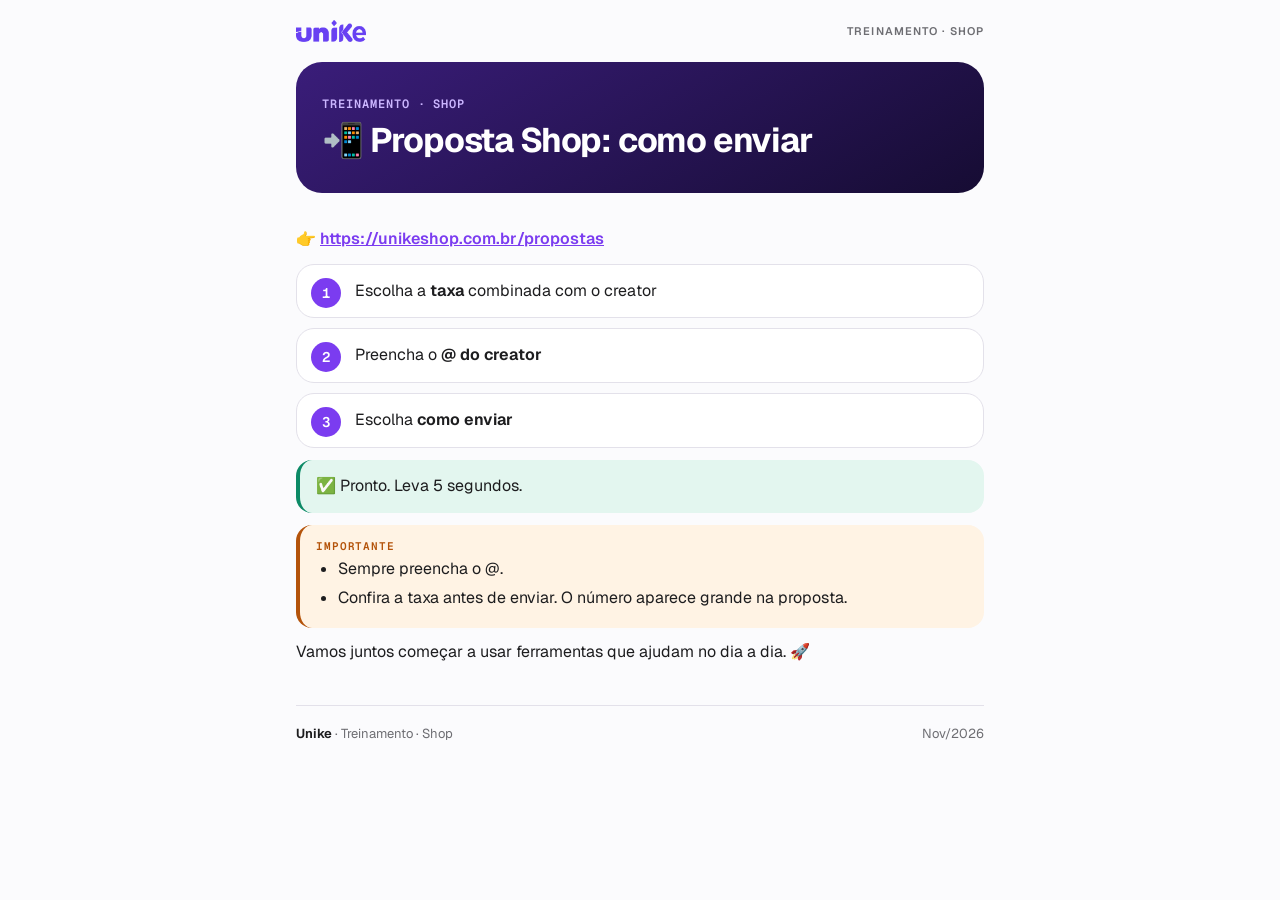
<file: unikeshop/materiais/como-enviar-proposta.html>
<!doctype html><html lang="pt-BR"><head><meta charset="utf-8"><meta name="viewport" content="width=device-width,initial-scale=1,viewport-fit=cover">
<title>Unike · Proposta Shop: como enviar</title>
<meta name="robots" content="noindex">
<meta property="og:site_name" content="Unike"><meta property="og:title" content="Unike · Proposta Shop: como enviar"><meta property="og:description" content="Escolha a taxa, preencha o @ e envie.">
<meta property="og:image" content="https://unikeshop.com.br/img/og.jpg"><meta name="twitter:card" content="summary_large_image">
<link rel="icon" href="../img/u.webp">
<link rel="preconnect" href="https://fonts.googleapis.com"><link rel="preconnect" href="https://fonts.gstatic.com" crossorigin>
<link href="https://fonts.googleapis.com/css2?family=Geist:wght@400;500;600;700&family=Geist+Mono:wght@500;600&display=swap" rel="stylesheet">
<link rel="stylesheet" href="../kit/unike.css">
</head><body><main class="doc">
<div class="top"><img src="../img/unike.webp" alt="Unike"><span>Treinamento · Shop</span></div>
<header class="capa"><div class="tipo">Treinamento · Shop</div><h1>📲 Proposta Shop: como enviar</h1></header>
<section class="sec"><p>👉 <a href="https://unikeshop.com.br/propostas">https://unikeshop.com.br/propostas</a></p>
<ol class="passos"><li>Escolha a <b>taxa</b> combinada com o creator</li><li>Preencha o <b>@ do creator</b></li><li>Escolha <b>como enviar</b></li></ol>
<div class="dica"><p>✅ Pronto. Leva 5 segundos.</p></div>
<div class="aviso"><span class="r">Importante</span><ul><li>Sempre preencha o @.</li><li>Confira a taxa antes de enviar. O número aparece grande na proposta.</li></ul></div>
<p>Vamos juntos começar a usar ferramentas que ajudam no dia a dia. 🚀</p></section>
<footer class="fim"><span><b>Unike</b> · Treinamento · Shop</span><span>Nov/2026</span></footer>
</main></body></html>
</file>
<file: unikeshop/kit/unike.css>
/* Padrão Unike para materiais (Shop, treinamentos, envios a creators).
   Mesma identidade da Proposta Shop: Geist, roxo #7b3cf0, fundo claro, cartões limpos. */
:root{
  --ink:#1d1d1f;--paper:#fbfbfd;--mist:#f2f1f6;--grey:#6e6e73;--line:#e3e1ea;
  --accent:#7b3cf0;--accent-d:#5f25d6;--soft:#efe8ff;--night:#160c33;--mint:#0c8a66;--mint-soft:#e3f6ef;
  --warn:#b4530a;--warn-soft:#fff3e4;
  --sans:'Geist',-apple-system,BlinkMacSystemFont,'Segoe UI',Roboto,sans-serif;
  --mono:'Geist Mono',ui-monospace,Menlo,monospace;
}
*{box-sizing:border-box}
html,body{margin:0}
body{background:var(--paper);color:var(--ink);font-family:var(--sans);font-size:16px;line-height:1.55;-webkit-font-smoothing:antialiased}
.doc{max-width:720px;margin:0 auto;padding:0 max(16px,env(safe-area-inset-left,0px)) 56px}
img{max-width:100%;height:auto;display:block}

/* topo e capa */
.top{display:flex;justify-content:space-between;align-items:center;padding:20px 0 0}
.top img{height:22px;width:auto}
.top span{font:600 11px var(--sans);letter-spacing:.1em;text-transform:uppercase;color:var(--grey)}
.capa{margin:20px 0 8px;padding:34px 26px;border-radius:26px;background:linear-gradient(150deg,#3a1d7a,var(--night));color:#fff}
.capa .tipo{font:600 12px var(--mono);letter-spacing:.08em;text-transform:uppercase;color:#cbb6ff}
.capa h1{margin:10px 0 0;font-size:34px;line-height:1.08;letter-spacing:-.035em;font-weight:700}
.capa p{margin:12px 0 0;color:#d8cdf5;font-size:16px}

/* seções */
.sec{margin-top:34px}
.sec>h2{margin:0 0 12px;font-size:24px;line-height:1.15;letter-spacing:-.025em;display:flex;gap:10px;align-items:baseline}
.sec>h2 .n{font:600 13px var(--mono);color:var(--accent);background:var(--soft);border-radius:8px;padding:3px 7px;flex:none;transform:translateY(-3px)}
h3{margin:22px 0 8px;font-size:18px;letter-spacing:-.015em}
p{margin:0 0 12px}
strong,b{font-weight:650}
a{color:var(--accent);font-weight:600}
ul,ol{margin:0 0 12px;padding-left:22px}
li{margin:4px 0}

/* cartão e grade */
.card{background:#fff;border:1px solid var(--line);border-radius:20px;padding:18px 18px 6px;margin:0 0 12px}
.grid2{display:grid;grid-template-columns:1fr 1fr;gap:12px}
.grid2>.card{margin:0}

/* passos numerados */
.passos{list-style:none;padding:0;margin:0 0 12px;counter-reset:p;display:flex;flex-direction:column;gap:10px}
.passos>li{counter-increment:p;background:#fff;border:1px solid var(--line);border-radius:18px;padding:14px 16px 14px 58px;position:relative;margin:0}
.passos>li::before{content:counter(p);position:absolute;left:14px;top:13px;width:30px;height:30px;border-radius:50%;background:var(--accent);color:#fff;font:600 14px var(--mono);display:grid;place-items:center}
.passos .t{display:block;font-weight:650}

/* destaque / número grande */
.destaque{background:var(--soft);border-radius:20px;padding:18px 20px;margin:0 0 12px}
.destaque .big{font-size:40px;font-weight:700;letter-spacing:-.04em;line-height:1;color:var(--accent)}
.destaque p:last-child{margin-bottom:0}

/* avisos */
.aviso,.dica{border-radius:16px;padding:14px 16px;margin:0 0 12px;border-left:4px solid}
.aviso{background:var(--warn-soft);border-color:var(--warn)}
.dica{background:var(--mint-soft);border-color:var(--mint)}
.aviso>:last-child,.dica>:last-child{margin-bottom:0}
.aviso .r,.dica .r{display:block;font:600 11px var(--mono);letter-spacing:.08em;text-transform:uppercase;margin-bottom:4px}
.aviso .r{color:var(--warn)}.dica .r{color:var(--mint)}

/* checklist */
.check{list-style:none;padding:0}
.check li{padding-left:30px;position:relative}
.check li::before{content:"";position:absolute;left:0;top:3px;width:18px;height:18px;border-radius:6px;background:var(--accent) url("data:image/svg+xml,%3Csvg xmlns='http://www.w3.org/2000/svg' viewBox='0 0 24 24' fill='none' stroke='white' stroke-width='3.2' stroke-linecap='round' stroke-linejoin='round'%3E%3Cpath d='M5 12.5l4.5 4.5L19 7'/%3E%3C/svg%3E") center/13px no-repeat}

/* tabela */
.tabela{width:100%;border-collapse:separate;border-spacing:0;background:#fff;border:1px solid var(--line);border-radius:16px;overflow:hidden;margin:0 0 12px;font-size:15px}
.tabela th{background:var(--mist);text-align:left;font-weight:650;font-size:13px;color:var(--grey);padding:10px 12px}
.tabela td{padding:11px 12px;border-top:1px solid var(--line);vertical-align:top}
.tw{overflow-x:auto;margin:0 0 12px}.tw .tabela{margin:0}

/* citação e imagem */
blockquote{margin:0 0 12px;padding:14px 18px;border-radius:16px;background:#fff;border:1px solid var(--line);font-size:17px}
figure{margin:0 0 14px}
figure img{border-radius:16px;border:1px solid var(--line)}
figcaption{font-size:13px;color:var(--grey);margin-top:6px}

/* rodapé */
.fim{margin-top:40px;padding-top:18px;border-top:1px solid var(--line);display:flex;justify-content:space-between;gap:12px;font-size:13px;color:var(--grey)}
.fim b{color:var(--ink)}

@media (max-width:520px){.grid2{grid-template-columns:1fr}.capa h1{font-size:29px}}
@media print{.doc{max-width:none}}
</file>
